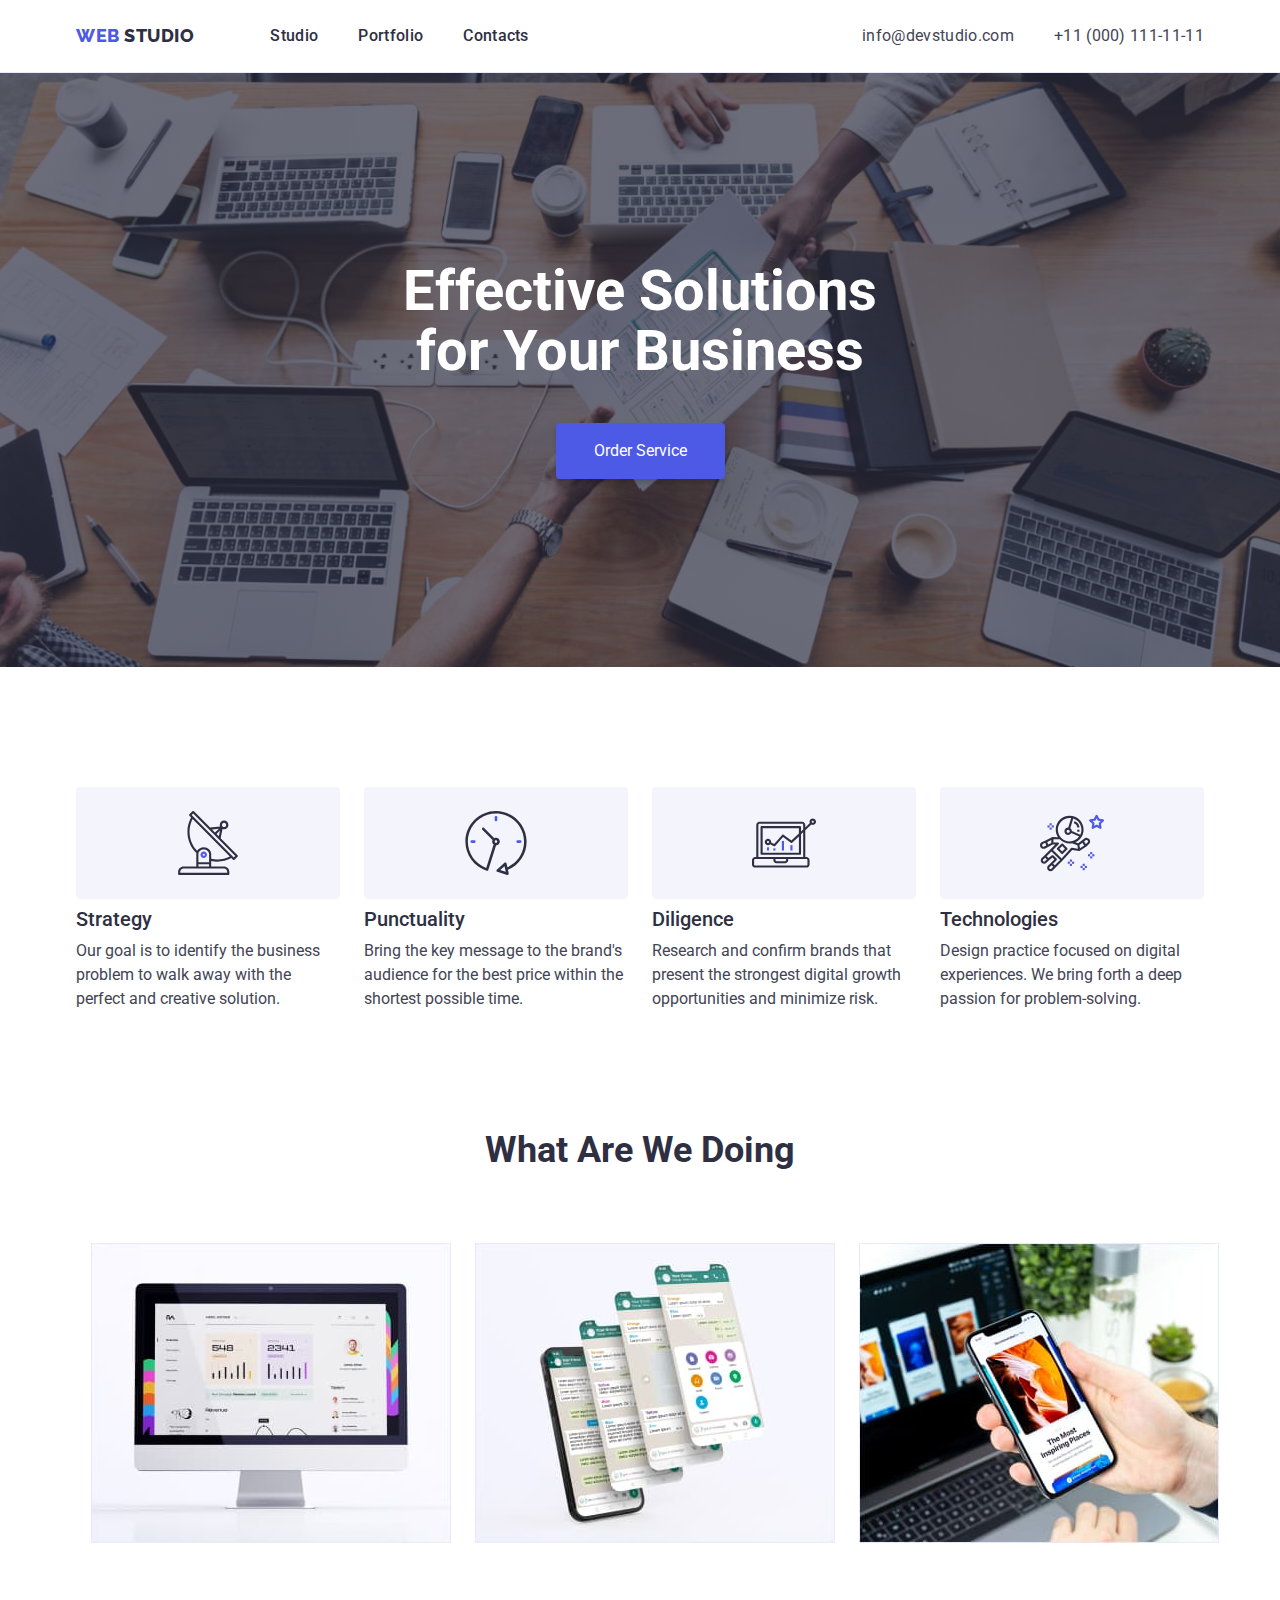
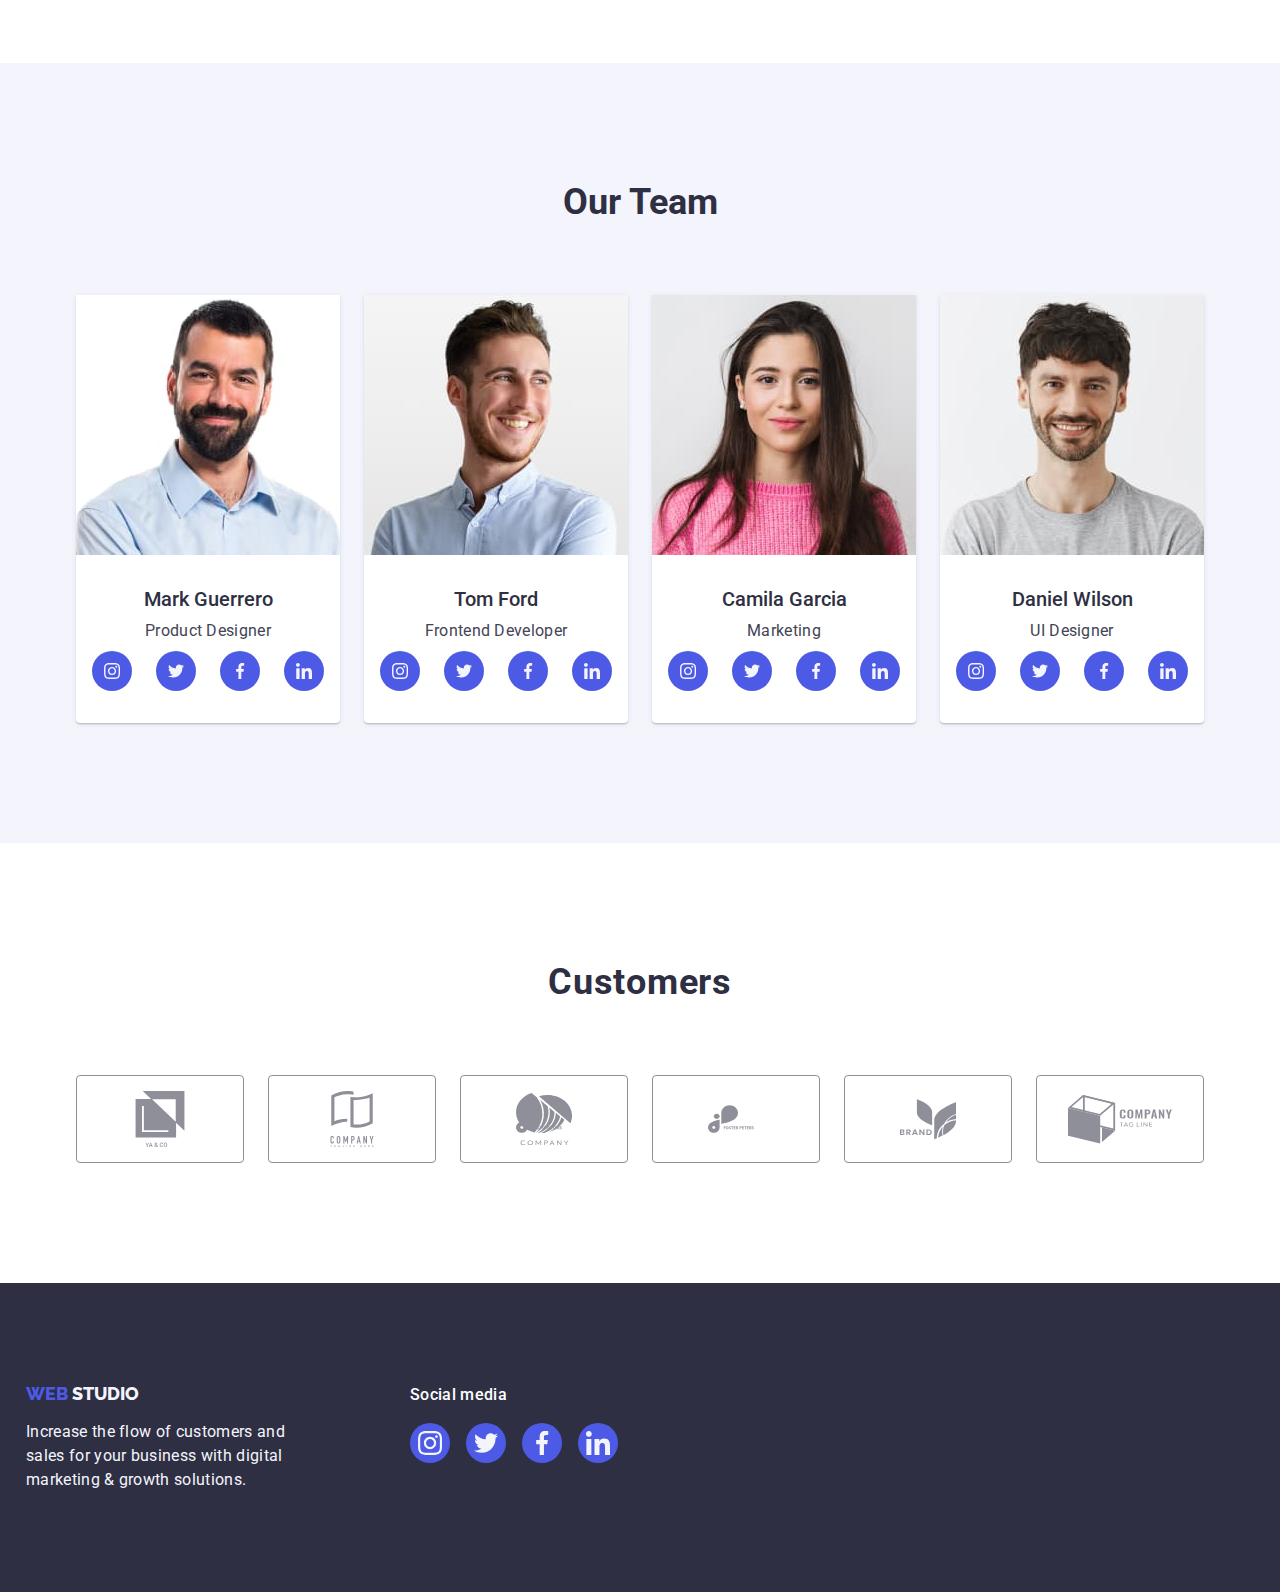
<file: index.html>
<!DOCTYPE html>
<html lang="en">
<head>
    <meta charset="UTF-8"/>
    <meta http-equiv="X-UA-Compatible" content="IE=edge"/>
    <meta name="viewport" content="width=device-width, initial-scale=1.0"/>
    <title>Mainpage</title>
    <link rel="stylesheet" href="https://cdnjs.cloudflare.com/ajax/libs/modern-normalize/1.1.0/modern-normalize.min.css">
    <link rel="preconnect" href="https://fonts.googleapis.com"/>
    <link rel="preconnect" href="https://fonts.gstatic.com" crossorigin/>
    <link
            href="https://fonts.googleapis.com/css2?family=Raleway:wght@800&family=Roboto:wght@400;500;700;900&display=swap"
            rel="stylesheet"/>
            <link rel="stylesheet" href="./css/styles.css">
</head>

<body>


<header class="page_header">
    <div class="header_wrapper container">
    <nav class="page_navigation">
        <a class="logo link" href="./index.html"
        > Web <span class="studio"> Studio </span></a>


        <ul class="menu list">
            <li><a class="menu_link link" href="./index.html">Studio</a></li>
            <li><a class="menu_link link" href="./portfolio.html">Portfolio</a></li>
            <li><a class="menu_link link" href="">Contacts</a></li>
        </ul>
    </nav>

    <address class="address">
        <ul class="contacts list">
            <li>
                <a class="contacts_item link" href="mailto:info@devstudio.com"
                >info@devstudio.com</a
                >
            </li>
            <li>
                <a class="contacts_item link" href="tel:+110001111111"
                >+11 (000) 111-11-11</a
                >
            </li>
        </ul>
    </address>
</div>
</header>

<main>


    <section class="first_section">

        <div class="content_wrapper container">
            <h1 class="content_title">Effective Solutions for Your Business</h1>
            <button class="content_button" type="button">Order Service</button>
        </div>
    </section>

    <section class="second_section">
        <div class="features_wrapper container">
            <h2 hidden class="hidden_features">features</h2>
            <ul class="features_list list">
                <li class="features_column">
                    <div class="features_image">
                        <svg class="features_icon" aria-label="antenna icon" width="64" height="64" > 
                            <use href="./images/icons.svg#icon-antenna-1"></use>
                        </svg>
                    </div>
                    <h3 class="features_header">Strategy</h3>
                    <p class="features_text">
                        Our goal is to identify the business problem to walk away with the
                        perfect and creative solution.
                    </p>
                </li>

                <li class="features_column">
                    <div class="features_image">
                        <svg class="features_icon" aria-label="clock icon" width="64" height="64" > 
                            <use href="./images/icons.svg#icon-clock-1"></use>
                        </svg>
                    </div>
                    <h3 class="features_header">Punctuality</h3>
                    <p class="features_text">
                        Bring the key message to the brand's audience for the best price
                        within the shortest possible time.
                    </p>
                </li>

                <li class="features_column">
                    <div class="features_image">
                        <svg class="features_icon" aria-label="diagram icon" width="64" height="64" > 
                            <use href="./images/icons.svg#icon-diagram-1"></use>
                        </svg>
                    </div>
                    <h3 class="features_header">Diligence</h3>
                    <p class="features_text">
                        Research and confirm brands that present the strongest digital
                        growth opportunities and minimize risk.
                    </p>
                </li>

                <li class="features_column">
                    <div class="features_image">
                        <svg class="features_icon" aria-label="astronaut icon" width="64" height="64" > 
                            <use href="./images/icons.svg#icon-astronaut-1"></use>
                        </svg>
                    </div>
                    <h3 class="features_header">Technologies</h3>
                    <p class="features_text">
                        Design practice focused on digital experiences. We bring forth a
                        deep passion for problem-solving.
                    </p>
                </li>
            </ul>
        </div>
    </section>

    <section class="third_section">
        <div class="third_section_content_wrapper container">
        <h2 class="third_section_header">What are we doing</h2>

        <ul class="pictures list container">
            <li class="picture">
                <img
                        src="./images/rectangle711.jpg"
                        alt="monitor"
                        width="360"
                        height="300"
                />
            </li>
            <li class="picture">
                <img
                        src="./images/rectangle712.jpg"
                        alt="chat"
                        width="360"
                        height="300"
                />
            </li>
            <li class="picture">
                <img
                        src="./images/rectangle713.jpg"
                        alt="mobile"
                        width="360"
                        height="300"
                />
            </li>
        </ul>
    </div>

    </section>

    <section class="fourth_section">
        <div class="fourth_section_content_wrapper container">
        <h2 class="team_header">Our Team</h2>

        <ul class="team list">
            <li class="members">
                <img
                     src="./images/img1.jpg"
                     alt="Mark Guerrero"
                     width="264"
                     height="260"
                />
                <div class="card_caption">
                <h3 class="member_name">Mark Guerrero</h3>
                <p class="profession">Product Designer</p>
                <ul class="social_list list">
                    <li class="social_list_item">
                        <a href="" class="social_list_link">
                            <svg class="social_list_icon" aria-label="instagram icon" width="16" height="16" > 
                                <use href="./images/icons.svg#icon-instagram-2"></use>
                            </svg>
                        </a>
                    </li>
                    <li class="social_list_item">
                        <a href="" class="social_list_link">
                            <svg class="social_list_icon" aria-label="twitter icon" width="16" height="16">
                                <use href="./images/icons.svg#icon-twitter-1"></use>
                            </svg>
                        </a>
                    </li>
                    <li class="social_list_item">
                        <a href="" class="social_list_link">
                            <svg class="social_list_icon" aria-label="facebook icon" width="16" height="16">
                                <use href="./images/icons.svg#icon-facebook-1"></use>
                            </svg>
                        </a>
                    </li>
                    <li class="social_list_item">
                        <a href="" class="social_list_link">
                            <svg class="social_list_icon" aria-label="linkedin icon" width="16" height="16">
                                <use href="./images/icons.svg#icon-linkedin-1"></use>
                            </svg>
                        </a>
                    </li>
                </ul>
                </div>

            </li>
            <li class="members">
                <img
                     src="./images/img2.jpg"
                     alt="Tom Ford"
                     width="264"
                     height="260"
                />
                <div class="card_caption">
                <h3 class="member_name">Tom Ford</h3>
                <p class="profession">Frontend Developer</p>
                <ul class="social_list list">
                    <li class="social_list_item">
                        <a href="" class="social_list_link">
                            <svg class="social_list_icon" aria-label="instagram icon" width="16" height="16" > 
                                <use href="./images/icons.svg#icon-instagram-2"></use>
                            </svg>
                        </a>
                    </li>
                    <li class="social_list_item">
                        <a href="" class="social_list_link">
                            <svg class="social_list_icon" aria-label="twitter icon" width="16" height="16">
                                <use href="./images/icons.svg#icon-twitter-1"></use>
                            </svg>
                        </a>
                    </li>
                    <li class="social_list_item">
                        <a href="" class="social_list_link">
                            <svg class="social_list_icon" aria-label="facebook icon" width="16" height="16">
                                <use href="./images/icons.svg#icon-facebook-1"></use>
                            </svg>
                        </a>
                    </li>
                    <li class="social_list_item">
                        <a href="" class="social_list_link">
                            <svg class="social_list_icon" aria-label="linkedin icon" width="16" height="16">
                                <use href="./images/icons.svg#icon-linkedin-1"></use>
                            </svg>
                        </a>
                    </li>
                </ul>
                </div>
            </li>
            <li class="members">
                <img
                     src="./images/img3.jpg"
                     alt="Camila Garcia"
                     width="264"
                     height="260"
                />
                <div class="card_caption">
                <h3 class="member_name">Camila Garcia</h3>
                <p class="profession">Marketing</p>
                <ul class="social_list list">
                    <li class="social_list_item">
                        <a href="" class="social_list_link">
                            <svg class="social_list_icon" aria-label="instagram icon" width="16" height="16" > 
                                <use href="./images/icons.svg#icon-instagram-2"></use>
                            </svg>
                        </a>
                    </li>
                    <li class="social_list_item">
                        <a href="" class="social_list_link">
                            <svg class="social_list_icon" aria-label="twitter icon" width="16" height="16">
                                <use href="./images/icons.svg#icon-twitter-1"></use>
                            </svg>
                        </a>
                    </li>
                    <li class="social_list_item">
                        <a href="" class="social_list_link">
                            <svg class="social_list_icon" aria-label="facebook icon" width="16" height="16">
                                <use href="./images/icons.svg#icon-facebook-1"></use>
                            </svg>
                        </a>
                    </li>
                    <li class="social_list_item">
                        <a href="" class="social_list_link">
                            <svg class="social_list_icon" aria-label="linkedin icon" width="16" height="16">
                                <use href="./images/icons.svg#icon-linkedin-1"></use>
                            </svg>
                        </a>
                    </li>
                </ul>
                </div>
            </li>
            <li class="members">
                <img
                     src="./images/img4.jpg"
                     alt="Daniel Wilson"
                     width="264"
                     height="260"
                />
                <div class="card_caption">
                <h3 class="member_name">Daniel Wilson</h3>
                <p class="profession">UI Designer</p>
                <ul class="social_list list">
                    <li class="social_list_item">
                        <a href="" class="social_list_link">
                            <svg class="social_list_icon" aria-label="instagram icon" width="16" height="16" > 
                                <use href="./images/icons.svg#icon-instagram-2"></use>
                            </svg>
                        </a>
                    </li>
                    <li class="social_list_item">
                        <a href="" class="social_list_link">
                            <svg class="social_list_icon" aria-label="twitter icon" width="16" height="16">
                                <use href="./images/icons.svg#icon-twitter-1"></use>
                            </svg>
                        </a>
                    </li>
                    <li class="social_list_item">
                        <a href="" class="social_list_link">
                            <svg class="social_list_icon" aria-label="facebook icon" width="16" height="16">
                                <use href="./images/icons.svg#icon-facebook-1"></use>
                            </svg>
                        </a>
                    </li>
                    <li class="social_list_item">
                        <a href="" class="social_list_link">
                            <svg class="social_list_icon" aria-label="linkedin icon" width="16" height="16">
                                <use href="./images/icons.svg#icon-linkedin-1"></use>
                            </svg>
                        </a>
                    </li>
                </ul>
                </div>
            </li>
        </ul>
    </div>
  </section>

    <section class="fifth_section"> 
    <div class="customers_wrapper container">
        <h2 class="customers_header">Customers</h2>
        <ul class="customers_list list">
            <li class="customer"> 
              
                <a class="customer_link link" href="#">                 
                <svg class="customer_icon" aria-label="company logo" width="104" height="56">
                    <use href="./images/icons.svg#icon-group"></use>
                </svg>              
                </a>  
                   
            </li>

            <li class="customer">      
                <a class="customer_link link" href="#">         
                    <svg class="customer_icon" aria-label="company logo" width="104" height="56">
                        <use href="./images/icons.svg#icon-group-1"></use>
                    </svg>
                
            </a>   
            </li>

            <li class="customer">      
                <a class="customer_link link" href="#">         
                    <svg class="customer_icon" aria-label="company logo" width="104" height="56">
                        <use href="./images/icons.svg#icon-group-2"></use>
                    </svg>
                
            </a>   
            </li>

            <li class="customer">
                <a class="customer_link link" href="#">
                    <svg class="customer_icon" aria-label="company logo" width="104" height="56">
                        <use href="./images/icons.svg#icon-group-3"></use>
                    </svg>
                
            </a>   
            </li>

            <li class="customer">
                <a class="customer_link link" href="#">
                    <svg class="customer_icon" aria-label="company logo" width="104" height="56">
                        <use href="./images/icons.svg#icon-group-4"></use>
                    </svg>
               
            </a>   
            </li>

            <li class="customer">
                <a class="customer_link link" href="#">
                    <svg class="customer_icon" aria-label="company logo" width="104" height="56">
                        <use href="./images/icons.svg#icon-group-5"></use>
                    </svg> 
                
            </a>   
            </li>
        </ul>
    </div>
    </section>
</main>

<footer class="footer">
    <div class="footer_wrapper container">
    <div class="footer_logo_paragraf_wrapper">
    <a class="logo_footer link" href="./index.html"
    > Web <span class="studio_footer">Studio</span></a>

    <p class="footer_text">
        Increase the flow of customers and sales for your business with digital
        marketing & growth solutions.
    </p>
    </div>
    
    

    <div class="footer_social_wrapper">
    <p class="footer_social_header">Social media</p>
    <ul class="footer_social list">
        <li class="social">
            <a href="#" class="footer_social_link">
                <svg class="footer_social_icon" width="24" height="24">
                    <use href="./images/icons.svg#icon-instagram-2"></use>
                </svg>
            </a>
        </li>
        <li class="social">
            <a href="#" class="footer_social_link">
            <svg class="footer_social_icon" width="24" height="24">
                <use href="./images/icons.svg#icon-twitter-1"></use>
            </svg>
        </a>
    </li>
        <li class="social">
            <a href="#" class="footer_social_link">
                <svg class="footer_social_icon" width="24" height="24">
                    <use href="./images/icons.svg#icon-facebook-1"></use>
                </svg>
            </a>
        </li>
        <li class="social">
            <a href="#" class="footer_social_link">
                <svg class="footer_social_icon" width="24" height="24">
                    <use href="./images/icons.svg#icon-linkedin-1"></use>
                </svg>
            </a>
        </li>
    </ul>
</div>
</div>


</footer>

</body>
</html>
</file>
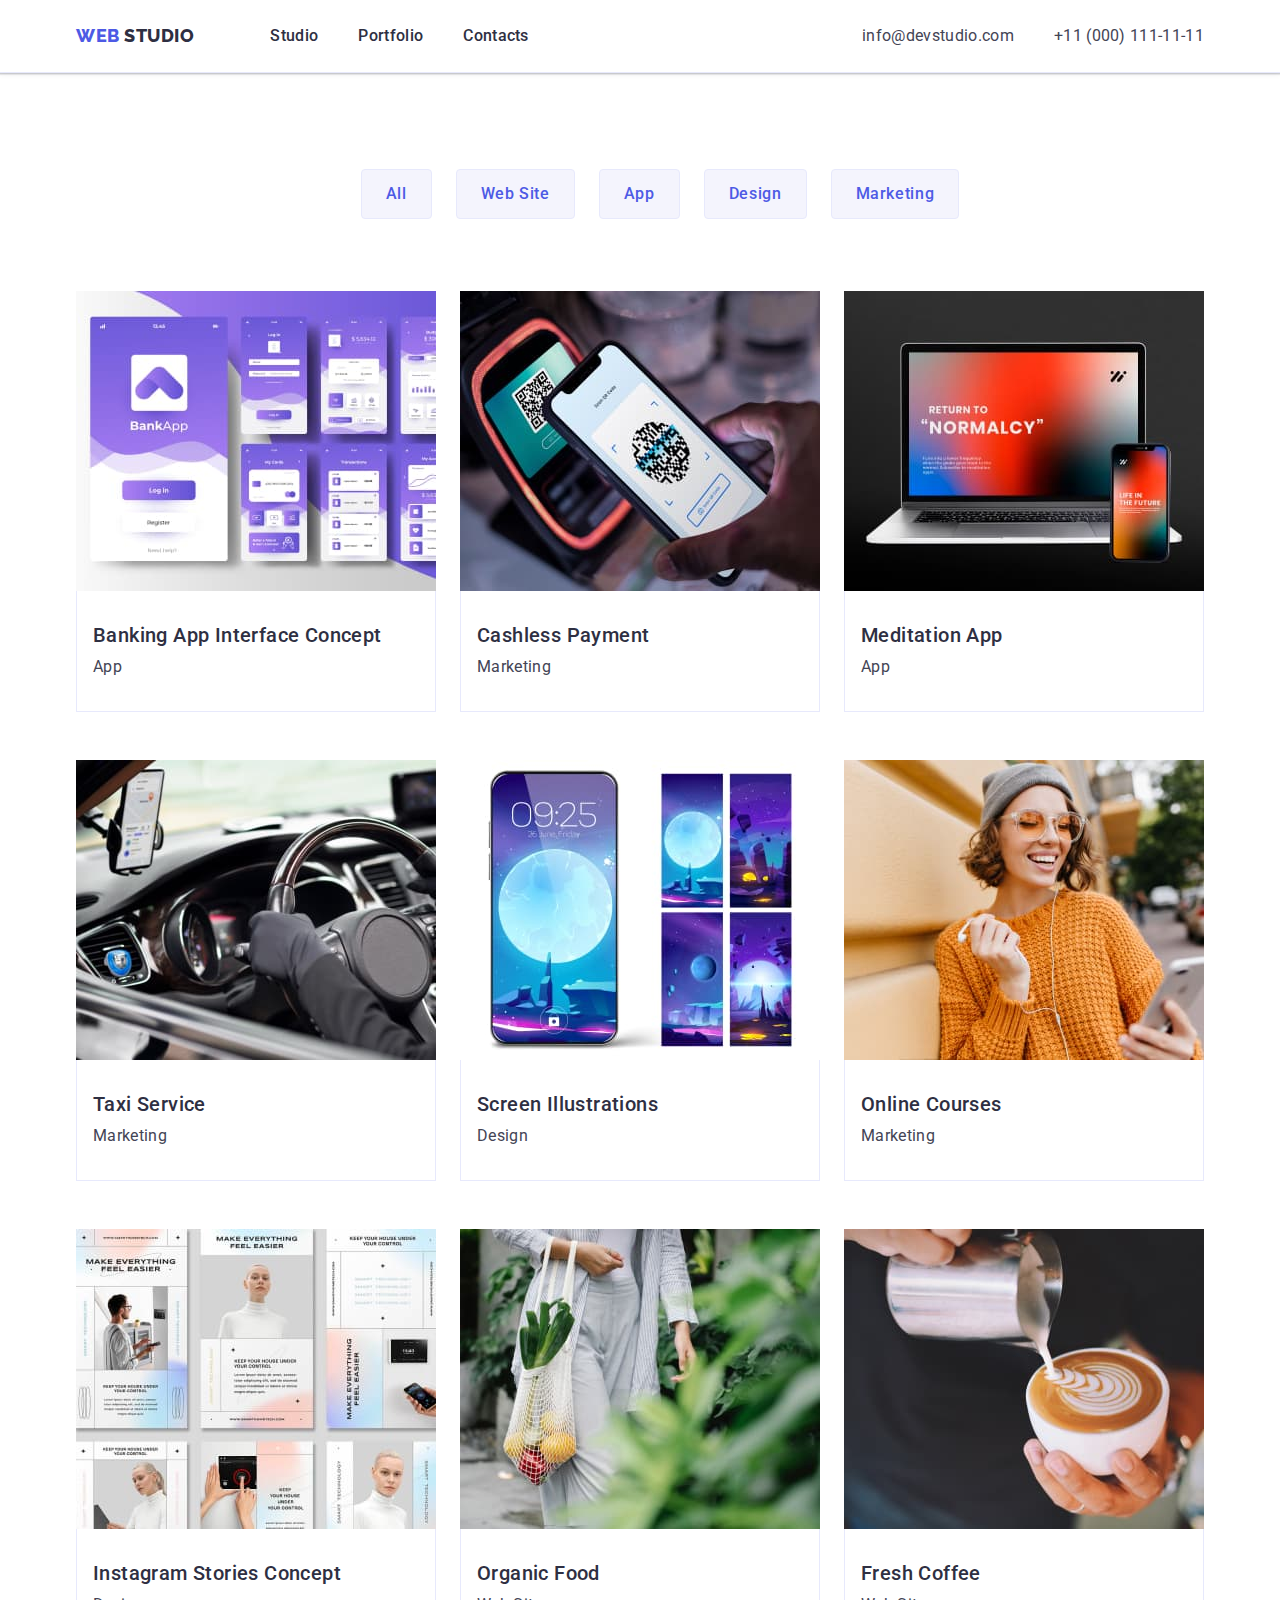
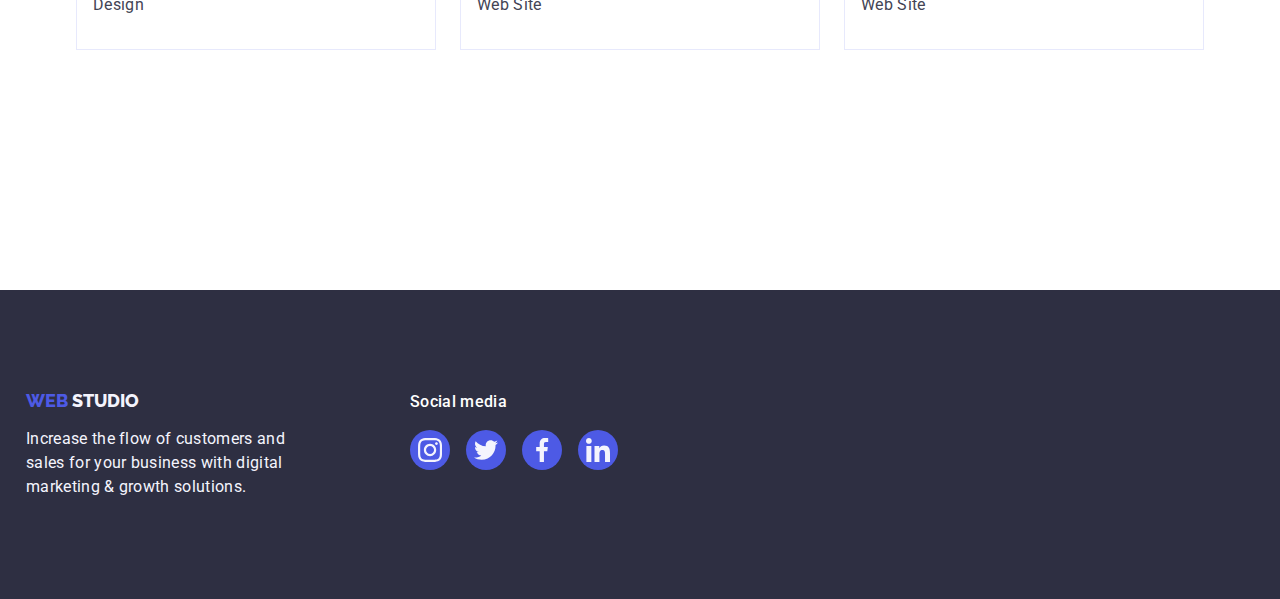
<file: portfolio.html>
<!DOCTYPE html>
<html lang="en">

<head>
    <meta charset="UTF-8">
    <meta http-equiv="X-UA-Compatible" content="IE=edge">
    <meta name="viewport" content="width=device-width, initial-scale=1.0">
    <title>Portfolio</title>
    <link rel="stylesheet" href="https://cdnjs.cloudflare.com/ajax/libs/modern-normalize/1.1.0/modern-normalize.min.css">
    
        <link rel="preconnect" href="https://fonts.googleapis.com">
        <link rel="preconnect" href="https://fonts.gstatic.com" crossorigin>
        <link 
           href="https://fonts.googleapis.com/css2?family=Raleway:wght@800&family=Roboto:wght@400;500;700;900&display=swap" 
           rel="stylesheet">
           <link rel="stylesheet" href="./css/styles.css">

</head>
 
<body>
  
  <header class="page_header">
    <div class="header_wrapper container">
    <nav class="page_navigation">
        <a class="logo link" href="./index.html"
        > Web <span class="studio"> Studio </span></a>


        <ul class="menu list">
            <li><a class="menu_link link" href="./index.html">Studio</a></li>
            <li><a class="menu_link link" href="./portfolio.html">Portfolio</a></li>
            <li><a class="menu_link link" href="">Contacts</a></li>
        </ul>
    </nav>

    <address class="address">
        <ul class="contacts list">
            <li>
                <a class="contacts_item link" href="mailto:info@devstudio.com"
                >info@devstudio.com</a
                >
            </li>
            <li>
                <a class="contacts_item link" href="tel:+110001111111"
                >+11 (000) 111-11-11</a
                >
            </li>
        </ul>
    </address>
</div>
</header>


  <main>
    <section class="main_section">
    <div class="main_section_content_wrapper container">
      
      <h1 hidden class="main">content</h1>
      <ul class="filters list">
           <li>
             <button class="filters_btn" type="button">All</button>
           </li> 
           <li>
             <button class="filters_btn" type="button">Web Site</button>
           </li> 
           <li>
             <button class="filters_btn" type="button">App</button>
            </li> 
           <li>
             <button class="filters_btn" type="button">Design</button>
            </li> 
           <li>
             <button class="filters_btn" type="button">Marketing</button>
            </li>  
            
      </ul>
     

 

     
      <ul class="cards list">
        <li class="card">
          <a class="card_link link" href=""><img src="./images/bankingappinterfaceconcept.jpg" alt="bank app" width="360" height="300">
          <div class="card_caption_portfolio">
            <h2 class="card_header">Banking App Interface Concept</h2>
          <p class="card_text">App</p>
          </div>
          </a>
        </li>

        <li class="card">
          <a class="card_link link" href=""><img src="./images/cashlesspayment.jpg" alt="terminal" width="360" height="300">
          <div class="card_caption_portfolio">
            <h2 class="card_header">Cashless Payment</h2>
          <p class="card_text">Marketing</p>
          </div>
         </a>
        </li>

        <li class="card">
          <a class="card_link link" href=""><img src="./images/meditationapp.jpg" alt="normalcy" width="360" height="300">
          <div class="card_caption_portfolio">
            <h2 class="card_header">Meditation App</h2>
          <p class="card_text">App</p>
          </div>
        </a>
        </li>
        
        
        <li class="card">
          <a class="card_link link" href=""><img src="./images/taxiservice.jpg" alt="taxi" width="360" height="300">
          <div class="card_caption_portfolio">
            <h2 class="card_header">Taxi Service</h2>
          <p class="card_text">Marketing</p>
          </div>
        </a>
        </li>

        <li class="card">
          <a class="card_link link" href=""><img src="./images/screenillustrations.jpg" alt="moon" width="360" height="300">
          <div class="card_caption_portfolio">
            <h2 class="card_header">Screen Illustrations</h2>
          <p class="card_text">Design</p>
          </div>
        </a>
        </li>

        <li class="card">
          <a class="card_link link" href=""><img src="./images/onlinecourses.jpg" alt="girl" width="360" height="300">
          <div class="card_caption_portfolio">
            <h2 class="card_header">Online Courses</h2>
          <p class="card_text">Marketing</p>
          </div>
          </a>
        </li>
      
        
        <li class="card">
          <a class="card_link link" href=""><img src="./images/instagramstoriesconcept.jpg" alt="instastories" width="360" height="300">
          <div class="card_caption_portfolio">
            <h2 class="card_header">Instagram Stories Concept</h2>
          <p class="card_text">Design</p>
          </div>
          </a>
        </li>

        <li class="card">
          <a class="card_link link" href=""><img src="./images/organicfood.jpg" alt="grocery" width="360" height="300">
          <div class="card_caption_portfolio">
            <h2 class="card_header">Organic Food</h2>
          <p class="card_text">Web Site</p>
          </div>
          </a>
        </li>

        <li class="card">
          <a class="card_link link" href=""><img src="./images/freshcoffee.jpg" alt="coffe" width="360" height="300">
          <div class="card_caption_portfolio">
            <h2 class="card_header">Fresh Coffee</h2>
          <p class="card_text">Web Site</p>
          </div>
          </a>
        </li>
      
      

      </ul>
    </div>  
    
    </section>
  </main>

  <footer class="footer">
    <div class="footer_wrapper container">
    <div class="footer_logo_paragraf_wrapper">
    <a class="logo_footer link" href="./index.html"
    > Web <span class="studio_footer">Studio</span></a>

    <p class="footer_text">
        Increase the flow of customers and sales for your business with digital
        marketing & growth solutions.
    </p>
    </div>
    
    

    <div class="footer_social_wrapper">
    <p class="footer_social_header">Social media</p>
    <ul class="footer_social list">
        <li class="social">
            <a href="#" class="footer_social_link">
                <svg class="footer_social_icon" width="24" height="24">
                    <use href="./images/icons.svg#icon-instagram-2"></use>
                </svg>
            </a>
        </li>
        <li class="social">
            <a href="#" class="footer_social_link">
            <svg class="footer_social_icon" width="24" height="24">
                <use href="./images/icons.svg#icon-twitter-1"></use>
            </svg>
        </a>
    </li>
        <li class="social">
            <a href="#" class="footer_social_link">
                <svg class="footer_social_icon" width="24" height="24">
                    <use href="./images/icons.svg#icon-facebook-1"></use>
                </svg>
            </a>
        </li>
        <li class="social">
            <a href="#" class="footer_social_link">
                <svg class="footer_social_icon" width="24" height="24">
                    <use href="./images/icons.svg#icon-linkedin-1"></use>
                </svg>
            </a>
        </li>
    </ul>
</div>
</div>


</footer>

  
</body>
</html>
</file>
<file: css/styles.css>
* {
    box-sizing: border-box;
}


body {
    color: #434455;
    background-color: #FFFFFF;
    font-family: "Roboto", sans-serif;

}

.list {
    list-style: none;
}

.link {
    text-decoration: none;
}

button {
    cursor: pointer;
}

:root {
    background-color: #2E2F42;
}

h1,
h2,
h3,
h4,
p {
    margin-top: 0;
    margin-bottom: 0;
    margin-left: 0;
}


ul,
ol {
    margin-top: 0;
    margin-bottom: 0;
}

img {
    display: block;
}

.container {
    width: 1158px;
    margin-left: auto;
    margin-right: auto;
    padding-left: 15px;
    padding-right: 15px;
}

/* ======ШАПКА НАЧАЛО====== */

.page_header {
    box-shadow: 0px 2px 1px rgba(46, 47, 66, 0.08), 0px 1px 1px rgba(46, 47, 66, 0.16), 0px 1px 6px rgba(46, 47, 66, 0.08);
    display: flex;
    align-items: center;
    justify-content: space-between;
    /* padding-top: 24px;
    padding-bottom: 24px; */
    /*padding: 24px 0;*/
    border-bottom: 1px solid #e7e9fc
    
}

.header_wrapper {
    display: flex;
    width: 1158px;
    margin: 0 auto;
    padding: 0 15px 
}

.page_navigation {
    display: flex;
    align-items: center;
}

/* .logo {
    margin-right: 76px;
} */

.menu {
    display: flex;
    gap: 40px;
    padding: 0;
}



.address {
    display: flex;
    margin-left: auto;
    align-items: center;
}

.contacts {
    display: flex;
    gap: 40px;

}


.page-header {
    border-bottom: 1px solid #e7e9fc
}


.logo {
    font-family: "Raleway", sans-serif;
    font-weight: 800;
    font-size: 18px;
    line-height: 1.17;
    letter-spacing: 0.03em;
    text-transform: uppercase;
    color: #4d5ae5;
    display: inline-block; 
}


.studio {
    font-family: "Raleway", sans-serif;
    font-weight: 800;
    font-size: 18px;
    line-height: 1.17;
    letter-spacing: 0.03em;
    text-transform: uppercase;
    color: #2E2F42;
    display: inline-block; 
    margin-right: 76px;
}


.menu_link {
    font-family: "Roboto", sans-serif;
    font-weight: 500;
    font-size: 16px;
    line-height: 1.5;
    letter-spacing: 0.02em;
    color: #2e2f42;
    /*position: relative;*/
    padding-top: 24px;
    padding-bottom: 24px;
    display: block;
    
}

.menu_link:before {
    content: "";
    position: absolute;
    bottom: -2px;
    left: 0;
    width: 100%;
    height: 2px;
    background-color: #404bbf;
    visibility: hidden;
    transform: scaleX(0);
    transition: all 0.3s ease-in-out;
}

.menu_link:hover:before {
    visibility: visible;
    transform: scaleX(1);
}

.menu_link:hover,
.menu_link:focus {
    color: #404bbf;
}


.adress {
    font-style: normal;
}

.contacts {
    font-family: "Roboto", sans-serif;
    font-style: normal;
    font-weight: 400;
    font-size: 16px;
    line-height: 1.5;
    letter-spacing: 0.02em;
    color: #434455;
}


.contacts_item {
    font-family: "Roboto", sans-serif;
    font-style: normal;
    font-weight: 400;
    font-size: 16px;
    line-height: 1.5;
    letter-spacing: 0.02em;
    color: #434455;
}

.contacts_item:hover,
.contacts_item:focus {
    color: #404bbf;
}

/* =====ШАПКА КОНЕЦ===== */


.first_section {
    max-width:  1440px ;
    /*width: 100%;*/
    /*height: 600px;*/
    background: #2E2F42;
    padding: 188px 0;
    background-image: linear-gradient(rgba(46, 47, 66, 0.7), rgba(46, 47, 66, 0.7)),
     url(/images/heroimage.jpg);
    background-size: cover;
    background-repeat: no-repeat;
    background-position: center;
    align-items: center;
    justify-content: center; 
    margin: auto;

}

.content_wrapper {
    display: flex;
    flex-direction: column;
    align-items: center;
    justify-content: center;
    /*padding-top: 191px;*/
    /*padding-bottom: 191px;*/
    /*padding: 185px 472px 190px 472px;*/
}

.content_title {
    font-style: normal;
    font-weight: 700;
    font-size: 56px;
    line-height: 60px;
    text-align: center;
    /*letter-spacing: 0.02em;*/
    color: #FFFFFF;
    max-width: 496px;
    /*height: 120px;*/
    margin-bottom: 42px;

}

.content_button {
    background: #4D5AE5;
    box-shadow: 0px 4px 4px rgba(0, 0, 0, 0.15);
    border-radius: 4px;
    color: #ffffff;
    padding: 16px 32px;
    min-width: 169px;
    height: 56px;
    border: none;

}


/*.one {*/
/*  display: flex;*/
/*  flex-direction: column;*/
/*  align-items: center;*/
/*  justify-content: center;*/
/*  background-color: #2e2f42;*/
/*  width: 100%;*/
/*  height: 600px;*/
/*  !*position: absolute;*!*/
/*  !*height: 600px;*!*/
/*}*/

/*.hero_list {*/
/*  */

/*  !*margin-top: 188px;*!*/

/*}*/

/*.hero_text {*/
/*  font-family: "Roboto", sans-serif; */
/*  text-align: center;*/
/*  line-height: 1.07;*/
/*  font-weight: 700;*/
/*  font-size: 56px;*/
/*  line-height: 1.07;*/
/*  letter-spacing: 0.02em;*/
/*  color: #ffffff;*/
/*  !*margin-left: 472px;*!*/
/*  !*margin-right: 472px;*!*/
/*  */
/*}*/


/*.order_button {*/
/*  padding: 16px 32px;*/
/*  font-family: "Roboto", sans-serif;*/
/*  font-weight: 500;*/
/*  font-size: 16px;*/
/*  line-height: 1.5;*/
/*  letter-spacing: 0.04em;*/
/*  color: #ffffff;*/
/*  !*background: #4d5ae5;*!*/
/*  box-shadow: 0px 4px 4px rgba(0, 0, 0, 0.15);*/
/*  border-radius: 4px;*/
/*  background-color: #4D5AE5 ;*/
/*  !*margin-left: 636px;*!*/
/*  !*margin-top: 48px;*!*/

/*}*/
/*.order_button:hover,*/
/*.order_button:focus {*/
/*  background-color: #404bbf;*/
/*}*/

/*.second {*/
/*  display: flex;*/
/*  align-items: center;*/
/*  background-color: orange;*/
/*}*/

/*.features {*/
/*  margin-left: 156px;*/
/*  margin-right: 156px;*/
/*  */
/*}*/
/*  */

.second_section {
    width: 100%;
    padding: 120px 0;
}

.features_wrapper {
    
}


.features_list {
    display: flex;
    flex-direction: row;
    align-items: center;
    justify-content: center;
    gap: 24px;
    padding: 0;
}

.features_column {
    width: calc((100% - 72px) / 4); 
}

.features_image {
    background-color: #F4F4FD;
    height: 112px;
    display: flex;
    justify-content: center;
    align-items: center;
    margin-bottom: 8px;
    border-radius: 4px;
}

.features_icon {
   width: 64px; 
   height: 64px;

}

.features_header {
    font-family: "Roboto", sans-serif;
    font-weight: 500;
    font-size: 20px;
    line-height: 24px;
    /*letter-spacing: 0.02em;*/
    color: #2e2f42;
    margin-bottom: 8px;
}

.features_text {

    font-weight: 400;
    font-size: 16px;
    line-height: 24px;
    /*letter-spacing: 0.02em;*/
    color: #434455;
}

.third_section {
padding-bottom: 120px;

}

.third_section_header {
    /*font-family: "Roboto", sans-serif; */
    font-weight: 700;
    font-size: 36px;
    line-height: 1.11;
    /*letter-spacing: 0.02em;*/
    text-align: center;
    text-transform: capitalize;
    color: #2e2f42;
    margin-bottom: 72px;
}

.picture {
    width: calc((100% - 48px) / 3);
    margin: 0;
}

.pictures {
    display: flex;
    flex-direction: row;
    align-items: center;
    justify-content: center;
    gap: 24px;
    /*margin-bottom: 120px;*/
    /* padding: 0;
    margin: 0; */

}

.fourth_section {
    background-color: #f4f4fd;
    padding-top: 120px;
    padding-bottom: 120px;
}

.team_section {
    background-color: #FFFFFF;
}

.team_list {
    /*background-color: #FFFFFF;*/
}

.team {
    display: flex;
    flex-direction: row;
    align-items: center;
    justify-content: center;
    gap: 24px;
    padding: 0;

}

.members {
    background-color: #FFFFFF;
    box-shadow: 0px 1px 6px rgba(46, 47, 66, 0.08), 0px 1px 1px rgba(46, 47, 66, 0.16), 0px 2px 1px rgba(46, 47, 66, 0.08);
    border-radius: 0px 0px 4px 4px;
    width: calc((100% - 72px) / 4)
}

.team_header {

    font-style: normal;
    font-weight: 700;
    font-size: 36px;
    line-height: 1.11;

    text-align: center;
    text-transform: capitalize;
    color: #2e2f42;
    margin-bottom: 72px;
}

.member_name {
    font-family: "Roboto", sans-serif;
    font-weight: 500;
    font-size: 20px;
    line-height: 1.2;
    /*letter-spacing: 0.02em;*/
    color: #2e2f42;
    /*background-color: #FFFFFF;*/
    margin-bottom: 8px;
    text-align: center;
}

.profession {
    font-family: "Roboto", sans-serif;
    font-style: normal;
    font-weight: 400;
    font-size: 16px;
    line-height: 1.5;
    letter-spacing: 0.02em;
    color: #434455;
    text-align: center;
    margin-bottom: 8px;


}

.card_caption{
    /*background-color: white;*/
    padding: 32px 0;
    /*display: flex;*/
    align-items: center;
    justify-content: center;

    
}

.social_list {
    display: flex;
    justify-content: center;
    gap: 24px;
    padding-right: 16px;
    padding-left: 16px;
}

.social_list_link {
 width: 40px;
 height: 40px;
 background-color: #4D5AE5;
 border-radius: 50%;
 display: flex;
 justify-content: center;
 align-items: center;
}

.social_list_link:before {
    content: "";
    position: absolute;
    background-color: #404bbf;
    visibility: hidden;
}

.social_list_link:hover,
.social_list_link:focus {
    background-color: #404bbf;
}

.social_list_icon{
    width: 16px;
    height: 16px;
    fill: #f4f4fd;
}


.fifth_section {
    background-color: #FFFFFF;
    padding-top: 120px; 
    padding-bottom: 120px;
}

.customers_header {
font-family: 'Roboto';
font-style: normal;
font-weight: 700;
font-size: 36px;
line-height: 1.1;
text-align: center;
letter-spacing: 0.02em;
text-transform: capitalize;
color: #2E2F42;
/*adding-top: 120px;*/
margin-bottom: 72px;
}

.customers_list {
    display: flex;
    justify-content: center;
    gap: 24px;
    /*padding-bottom: 163px;*/
    padding: 0;
}

.customer {
    width: calc((100% - 120px) / 6); 
    height: 88px;
}


.customer:hover,
.customer:focus {
    color: #404bbf;
    border-color: #404bbf;
}



.customer_link {
    width: 100%;
    height: 100%;
    border: 1px;
    border-radius: 4px;
    display: flex;
    align-items: center;
    justify-content: center;
    color: #8e8f99;
    border: 1px solid #8e8f99
}

.customer_link:hover,
.customer_link:focus {
    color: #404bbf;
    border-color: #404bbf;
    
}


/* .customer_icon_frame {
    display: flex;
    align-items: center;
    justify-content: center;
} */

.customer_icon {
 width: 104;
 height: 56;
 fill: currentColor; 
}

.customer_icon:hover {
    fill: #404bbf;
}

.customer_icon:focus {
    fill: #404bbf;
  }



 /* ======================FOOOOOOOOOTER=====================================*/  

.footer {
    background-color: #2e2f42;
    /*height: 312px;*/
    padding: 100px 0;
    padding-right: 100px;

}

.footer_wrapper {
    display: flex;
    flex-direction:row;
    /*align-items: center;*/
    /*justify-content: center;*/
    align-items: baseline;
}

.footer_logo_paragraf_wrapper {
    margin-right: 120px;
}

.logo_footer {
    font-family: "Raleway", sans-serif;
    font-weight: 800;
    font-size: 18px;
    line-height: 1.17;
    /*letter-spacing: 0.03em;*/
    text-transform: uppercase;
    text-decoration: none;
    color: #4d5ae5;
    margin-bottom: 16px;
    display:inline-block;
}

.studio_footer {
    font-family: "Raleway", sans-serif;
    font-weight: 800;
    font-size: 18px;
    line-height: 1.17;
    /*letter-spacing: 0.03em;*/
    text-transform: uppercase;
    color: #f4f4fd;
    display: inline-block; 
}


.footer_text {
    /*font-family: "Roboto", sans-serif;*/
    font-style: normal;
    font-weight: 400;
    font-size: 16px;
    line-height: 24px;
    letter-spacing: 0.02em;
    color: #f4f4fd;
    width: 264px;
}

.footer_social_wrapper {
 
}

.footer_social_header {
 font-family: 'Roboto', sans-serif;
 font-style: normal;
 font-weight: 500;
 font-size: 16px;
 line-height: 1.5;
 letter-spacing: 0.02em;
 color: #FFFFFF;
 margin-bottom: 16px;
}

.footer_social {
 display: flex;
 gap: 16px;
 padding: 0;
}

.footer_social_link {
    width: 40px;
    height: 40px;
    border-radius: 50%;
    background-color: #4d5ae5;
    display: flex;
    justify-content: center;
    align-items: center;
}

.footer_social_link:hover,
.footer_social_link:focus {
    color: #404bbf;
    background-color: #31d0aa;
}

.footer_social_icon {
    width: 24;
    height: 24;
    fill: #F4F4FD;
}



/*=========PORTFOLIO======*/


.filters_btn {
    font-family: "Roboto", sans-serif;
    font-weight: 500;
    font-size: 16px;
    line-height: 1.5;
    letter-spacing: 0.04em;
    color: #4d5ae5;
}

.filters_btn {
    background: #f4f4fd;
    border: 1px solid #e7e9fc;
    border-radius: 4px;
    border: 1px solid transparent; 
}

.filters_btn:hover,
.filters_btn:focus {
    background-color: #404bbf;
    font-family: "Roboto", sans-serif;
    font-weight: 500;
    font-size: 16px;
    line-height: 1.5;
    letter-spacing: 0.04em;
    color: #ffffff;
    border: 1px solid transparent;
    box-shadow: 0px 3px 1px rgba(0, 0, 0, 0.1), 0px 2px 1px rgba(0, 0, 0, 0.08), 0px 2px 2px rgba(0, 0, 0, 0.12);
}
.cards {
    padding: 0;
}

.card_header {
    font-family: "Roboto", sans-serif;
    font-style: normal;
    font-weight: 500;
    font-size: 20px;
    line-height: 1.2;
    letter-spacing: 0.02em;
    color: #2e2f42;
}

.card_text {
    font-family: "Roboto", sans-serif;
    font-style: normal;
    font-weight: 400;
    font-size: 16px;
    line-height: 1.5;
    letter-spacing: 0.02em;
    color: #434455;
}

.main_section {
    padding: 96px 0 120px
}
.filters_btn_wrapper {
    width: 100%;
}

.filters {
    display: flex;
    flex-direction: row;
    align-items: center;
    gap: 24px;
    /* padding-left: 427px;
    padding-right: 427px;
    padding-top: 96px; */
    padding-bottom: 72;
    justify-content: center;
    margin-bottom: 72px;
}

.filters_btn {
padding: 12px 24px;
border: 1px solid #e7e9fc;
}



.cards {
    /* padding-top: 72px; */
    padding-bottom: 120px;
    display: flex;
    flex-wrap: wrap;
    column-gap: 24px;
    row-gap: 48px;

}

.card {
    width: calc((100% - 48px) / 3);
}

.card_link {
    display: block;

}

.card_link:before {
    content: "";
    position: absolute;
    background-color: #404bbf;
    visibility: hidden;
}

.card_link:hover,
.card_link:focus {
    box-shadow: 0px 1px 6px rgba(46, 47, 66, 0.08), 0px 1px 1px rgba(46, 47, 66, 0.16), 0px 2px 1px rgba(46, 47, 66, 0.08);
}


.card_caption_portfolio {
    background-color: white;
    padding: 32px 16px;
    display: flex;
    flex-direction: column;
    align-items: ;
    justify-content: flex-start;
    border: 1px solid #e7e9fc;
    border-top: none;
}

.card_header {
    margin-bottom: 8px;
}
</file>
